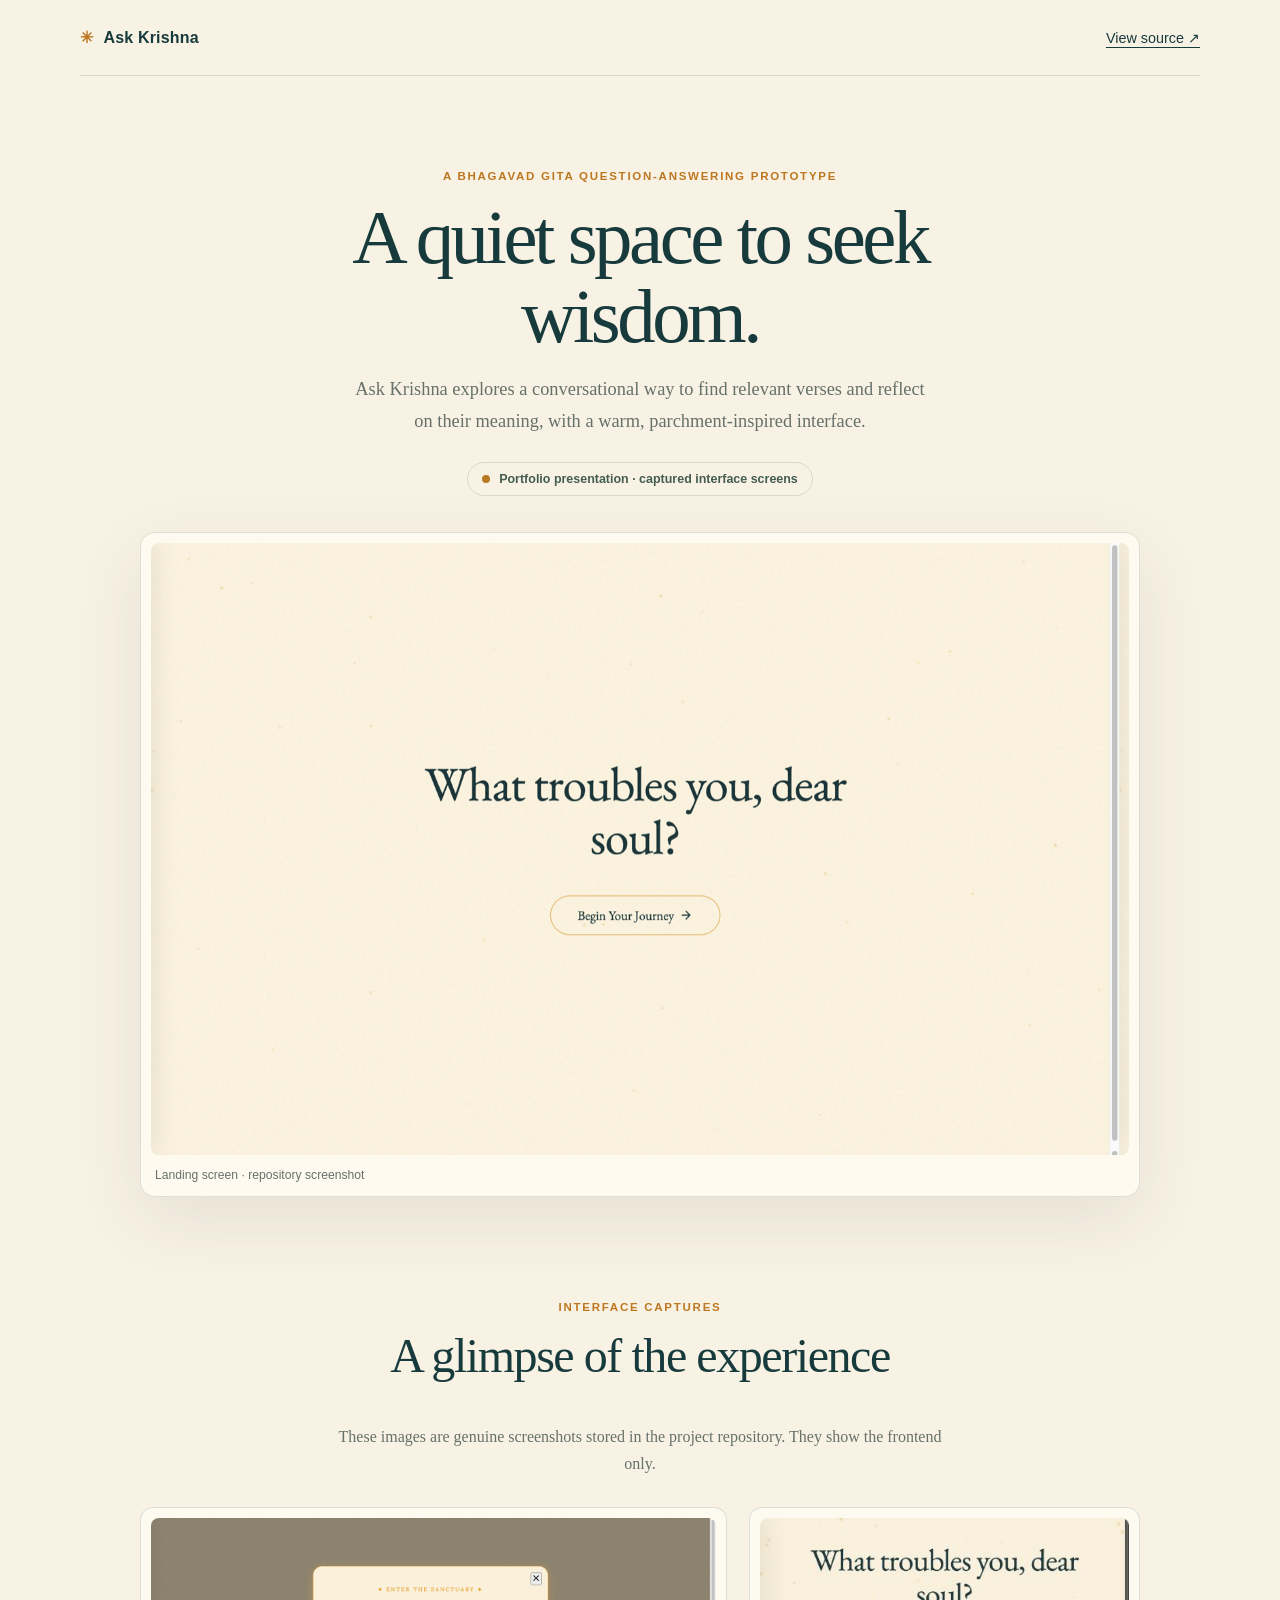
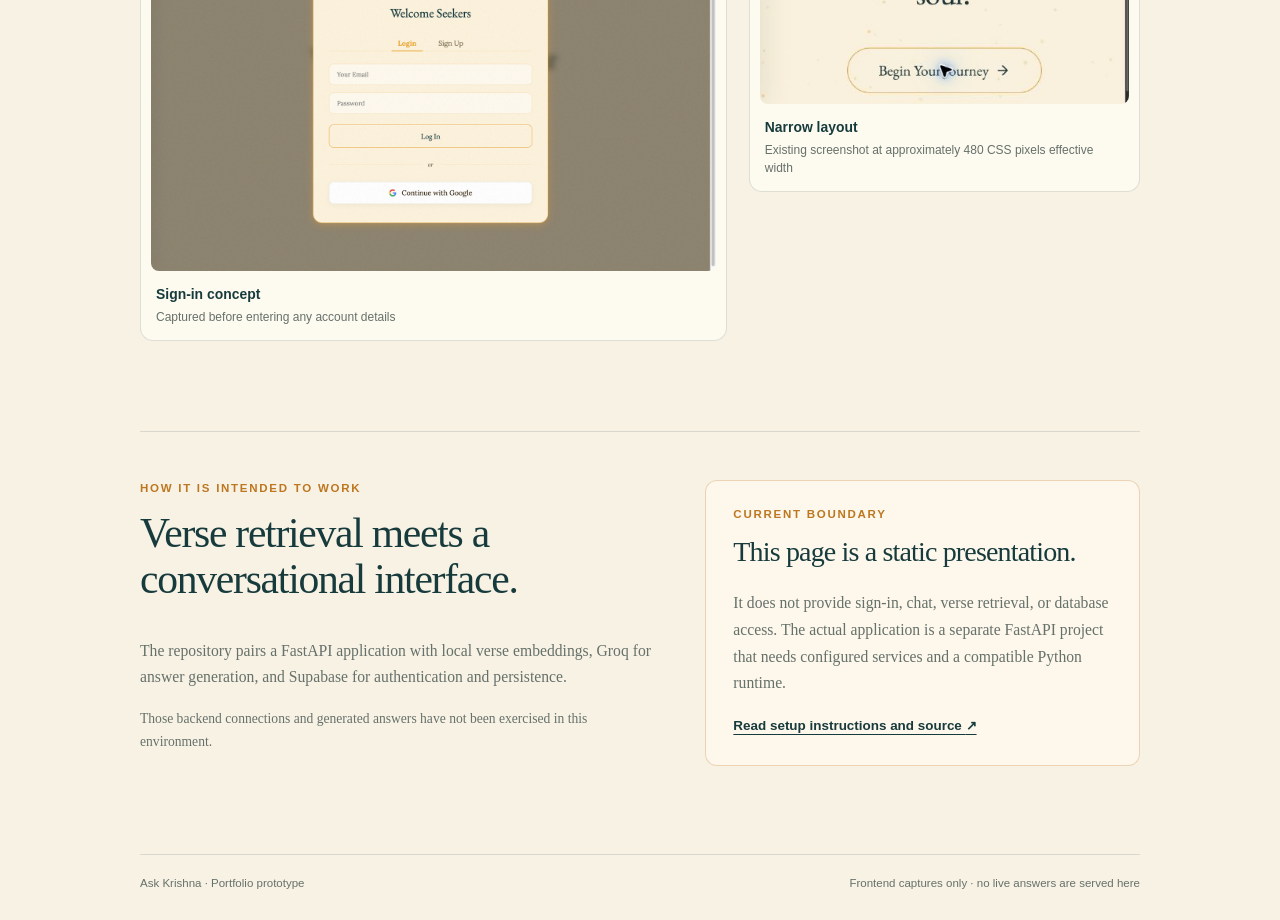
<file: site/index.html>
<!doctype html>
<html lang="en">
<head>
  <meta charset="utf-8">
  <meta name="viewport" content="width=device-width, initial-scale=1">
  <meta name="theme-color" content="#f8f2e5">
  <meta name="description" content="A screenshot-led portfolio presentation for Ask Krishna, a Bhagavad Gita question-answering prototype.">
  <title>Ask Krishna — a Bhagavad Gita prototype</title>
  <link rel="stylesheet" href="styles.css">
</head>
<body>
  <header class="topbar">
    <a class="brand" href="#top" aria-label="Ask Krishna home"><span aria-hidden="true">✳</span> Ask Krishna</a>
    <a class="text-link" href="https://github.com/ayushcodes13/Ask-Krishna">View source <span aria-hidden="true">↗</span></a>
  </header>

  <main id="top">
    <section class="hero" aria-labelledby="hero-title">
      <p class="eyebrow">A Bhagavad Gita question-answering prototype</p>
      <h1 id="hero-title">A quiet space to seek wisdom.</h1>
      <p class="intro">Ask Krishna explores a conversational way to find relevant verses and reflect on their meaning, with a warm, parchment-inspired interface.</p>
      <div class="status"><span class="status-dot" aria-hidden="true"></span> Portfolio presentation · captured interface screens</div>
      <figure class="hero-shot">
        <img src="assets/landing-desktop.png" alt="Captured Ask Krishna landing screen with the prompt ‘What troubles you, dear soul?’ and a Begin Your Journey button" width="1440" height="900">
        <figcaption>Landing screen · repository screenshot</figcaption>
      </figure>
    </section>

    <section class="screens" aria-labelledby="screens-title">
      <div class="section-head">
        <p class="eyebrow">Interface captures</p>
        <h2 id="screens-title">A glimpse of the experience</h2>
        <p>These images are genuine screenshots stored in the project repository. They show the frontend only.</p>
      </div>
      <div class="screen-grid">
        <figure class="screen-card auth-card">
          <img src="assets/auth-desktop.png" alt="Captured Ask Krishna sign-in screen with email, password, and Google sign-in controls" width="1440" height="900" loading="lazy">
          <figcaption><strong>Sign-in concept</strong><span>Captured before entering any account details</span></figcaption>
        </figure>
        <figure class="screen-card mobile-card">
          <img src="assets/landing-mobile.jpg" alt="Captured narrow-width Ask Krishna landing screen" width="475" height="239" loading="lazy">
          <figcaption><strong>Narrow layout</strong><span>Existing screenshot at approximately 480 CSS pixels effective width</span></figcaption>
        </figure>
      </div>
    </section>

    <section class="details" aria-label="Project details">
      <article>
        <p class="eyebrow">How it is intended to work</p>
        <h2>Verse retrieval meets a conversational interface.</h2>
        <p>The repository pairs a FastAPI application with local verse embeddings, Groq for answer generation, and Supabase for authentication and persistence.</p>
        <p class="small-note">Those backend connections and generated answers have not been exercised in this environment.</p>
      </article>
      <aside class="boundary" aria-labelledby="boundary-title">
        <p class="eyebrow">Current boundary</p>
        <h2 id="boundary-title">This page is a static presentation.</h2>
        <p>It does not provide sign-in, chat, verse retrieval, or database access. The actual application is a separate FastAPI project that needs configured services and a compatible Python runtime.</p>
        <a class="source-link" href="https://github.com/ayushcodes13/Ask-Krishna">Read setup instructions and source <span aria-hidden="true">↗</span></a>
      </aside>
    </section>
  </main>

  <footer><span>Ask Krishna · Portfolio prototype</span><span>Frontend captures only · no live answers are served here</span></footer>
</body>
</html>
</file>
<file: site/styles.css>
:root {
  color-scheme: light;
  --ink: #173b3c;
  --muted: #66716a;
  --paper: #f8f2e5;
  --paper-deep: #efe4cf;
  --gold: #bd7720;
  --line: rgba(35, 59, 55, .14);
  font-family: Georgia, "Times New Roman", serif;
}
* { box-sizing: border-box; }
html { scroll-behavior: smooth; }
body { margin: 0; color: var(--ink); background: var(--paper); }
a { color: inherit; }
.topbar { width: min(1120px, calc(100% - 48px)); margin: 0 auto; min-height: 76px; display: flex; justify-content: space-between; align-items: center; border-bottom: 1px solid var(--line); font-family: Arial, sans-serif; }
.brand { text-decoration: none; font-weight: 700; letter-spacing: .01em; }
.brand span { color: var(--gold); margin-right: .4rem; }
.text-link, .source-link { color: var(--ink); font-size: .9rem; text-decoration-thickness: 1px; text-underline-offset: 4px; }
.hero, .screens, .details, footer { width: min(1000px, calc(100% - 48px)); margin: 0 auto; }
.hero { padding: 92px 0 76px; text-align: center; }
.eyebrow { margin: 0 0 14px; color: var(--gold); font: 700 .72rem/1.4 Arial, sans-serif; letter-spacing: .15em; text-transform: uppercase; }
h1, h2, p { margin-top: 0; }
h1 { max-width: 760px; margin: 0 auto 18px; font-size: clamp(2.5rem, 6vw, 5.1rem); font-weight: 400; line-height: 1.03; letter-spacing: -.045em; }
.intro { max-width: 590px; margin: 0 auto 25px; color: var(--muted); font-size: 1.15rem; line-height: 1.7; }
.status { display: inline-flex; align-items: center; gap: 9px; margin: 0 auto 36px; padding: 10px 14px; border: 1px solid var(--line); border-radius: 999px; color: #445d51; font: 600 .78rem/1 Arial, sans-serif; }
.status-dot { width: 8px; height: 8px; border-radius: 50%; background: #b77922; }
figure { margin: 0; }
.hero-shot { overflow: hidden; padding: 10px; border: 1px solid var(--line); border-radius: 15px; background: #fffaf0; box-shadow: 0 22px 70px rgba(50, 46, 30, .09); text-align: left; }
.hero-shot img, .screen-card img { display: block; width: 100%; height: auto; border-radius: 8px; }
figcaption { padding: 11px 4px 2px; color: var(--muted); font: .76rem/1.5 Arial, sans-serif; }
.screens { padding: 26px 0 90px; }
.section-head { max-width: 610px; margin: 0 auto 30px; text-align: center; }
h2 { font-size: clamp(1.9rem, 4vw, 3rem); font-weight: 400; letter-spacing: -.03em; line-height: 1.12; }
.section-head > p:last-child, .details p:not(.eyebrow) { color: var(--muted); line-height: 1.7; }
.screen-grid { display: grid; grid-template-columns: 1.35fr .9fr; gap: 22px; align-items: start; }
.screen-card { overflow: hidden; padding: 10px; border: 1px solid var(--line); border-radius: 13px; background: rgba(255, 252, 244, .72); }
.screen-card figcaption { display: grid; gap: 3px; padding: 13px 5px 4px; }
.screen-card strong { color: var(--ink); font-size: .87rem; }
.screen-card span { font-size: .75rem; }
.details { display: grid; grid-template-columns: 1fr .85fr; gap: 54px; padding: 48px 0 88px; border-top: 1px solid var(--line); }
.details h2 { max-width: 490px; font-size: clamp(1.8rem, 3.4vw, 2.6rem); }
.details p:not(.eyebrow) { font-size: .98rem; }
.small-note { font-size: .85rem !important; }
.boundary { padding: 25px 27px 28px; border: 1px solid rgba(189, 119, 32, .28); border-radius: 12px; background: rgba(255, 250, 240, .7); }
.boundary h2 { font-size: 1.75rem; }
.source-link { display: inline-block; margin-top: 5px; font-family: Arial, sans-serif; font-size: .84rem; font-weight: 600; }
footer { display: flex; justify-content: space-between; gap: 20px; padding: 20px 0 27px; border-top: 1px solid var(--line); color: var(--muted); font: .72rem/1.5 Arial, sans-serif; }
@media (max-width: 680px) {
  .topbar, .hero, .screens, .details, footer { width: min(100% - 32px, 1000px); }
  .topbar { min-height: 64px; }
  .hero { padding: 62px 0 52px; }
  .intro { font-size: 1rem; }
  .screen-grid, .details { grid-template-columns: 1fr; }
  .screens { padding-bottom: 58px; }
  .details { gap: 27px; padding: 36px 0 54px; }
  footer { flex-direction: column; gap: 5px; }
}
@media (prefers-reduced-motion: reduce) { html { scroll-behavior: auto; } }
</file>
